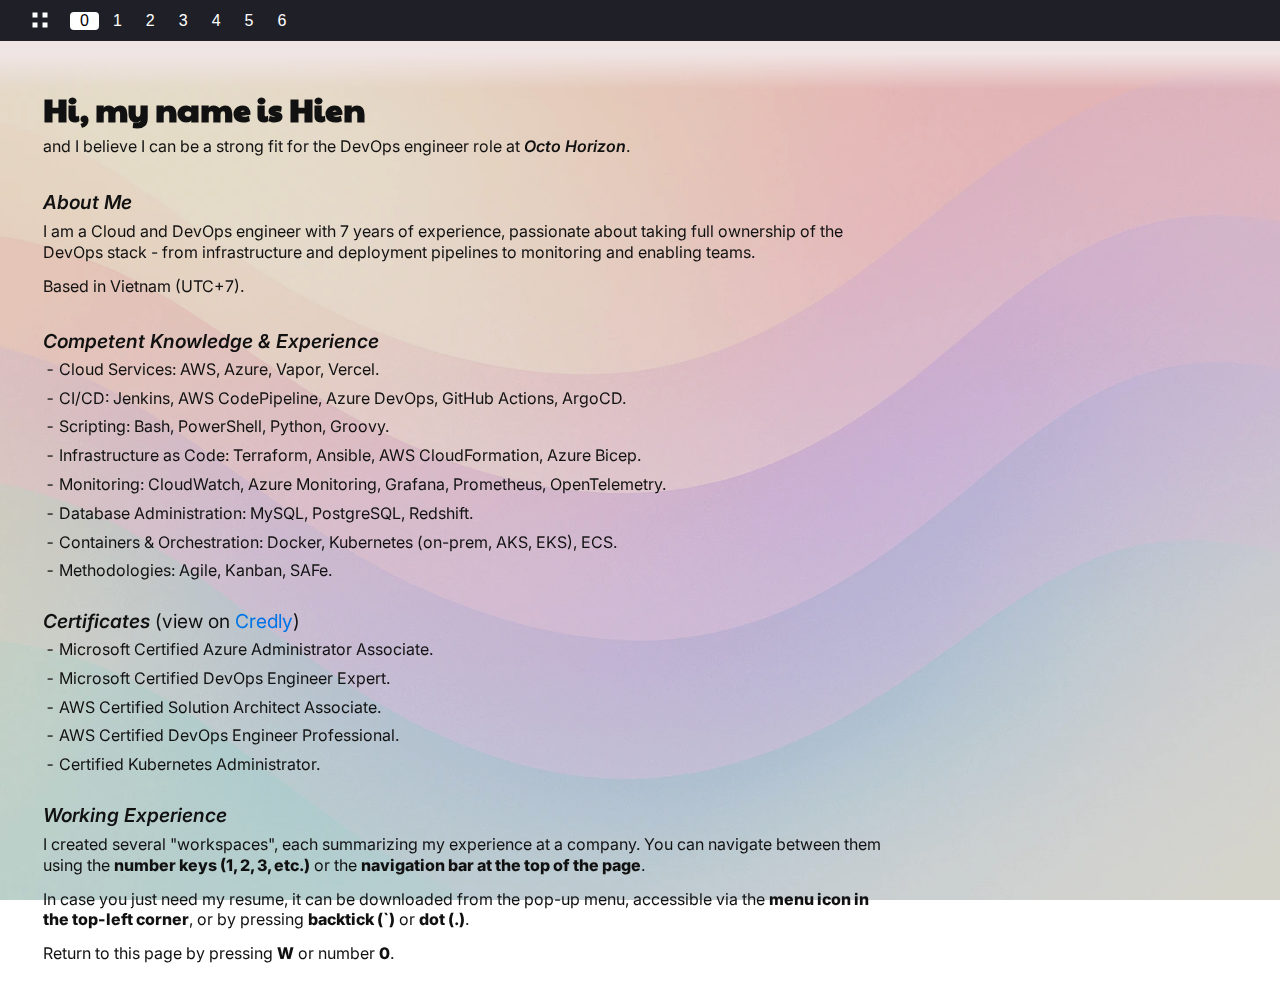
<file: index.html>
<!DOCTYPE html>
<html lang="en">
<head>
  <link rel="icon" href="favicon.ico" type="image/x-icon">
  <link rel="preload" as="image" href="background.webp" type="image/webp">
  <link rel="preload" as="image" href="epam.png" type="image/png">
  <link rel="preload" as="image" href="hella.png" type="image/png">
  <link rel="preload" as="image" href="kms.png" type="image/png">
  <link rel="preload" as="image" href="ntt.png" type="image/png">
  <link rel="preload" as="image" href="okxe.png" type="image/png">
  <link rel="preload" as="image" href="aarista.png" type="image/png">
  <link rel="preload" as="image" href="cinch.png" type="image/png">
  <link rel="preload" as="image" href="DHP.webp" type="image/webp">
  <link rel="preload" as="image" href="smartmart_redshift.webp" type="image/webp">
  <meta charset="UTF-8" />
  <meta name="viewport" content="width=device-width, initial-scale=1.0" />
  <title>Hien Le</title>
  <link rel="stylesheet" href="style.css" />
</head>
<body>
  <div class="background-overlay"></div>

  <!-- Top Navigation -->
  <div class="top-nav">
    <button id="homeBtn" class="icon-btn" aria-label="Menu">
  <svg width="20" height="20" viewBox="0 0 24 24" fill="white" xmlns="http://www.w3.org/2000/svg">
    <rect x="3" y="3" width="6" height="6"/>
    <rect x="15" y="3" width="6" height="6"/>
    <rect x="3" y="15" width="6" height="6"/>
    <rect x="15" y="15" width="6" height="6"/>
  </svg>
</button>

    <div class="page-buttons">
    </div>
  </div>

  <!-- Popup Menu -->
  <div id="popupMenu" class="popup hidden">
    <ul>
      <li><a href="http://cv.hienle.site/Hien_Le.pdf" target="_blank">📄 Resume (PDF)</a></li>
    </ul>
  </div>
  <div class="spacer"></div> 
  <!-- Content will be loaded here -->
  <div class="content" id="contentContainer">Loading...</div>
  <script src="script.js"></script>
</body>
</html>
</file>
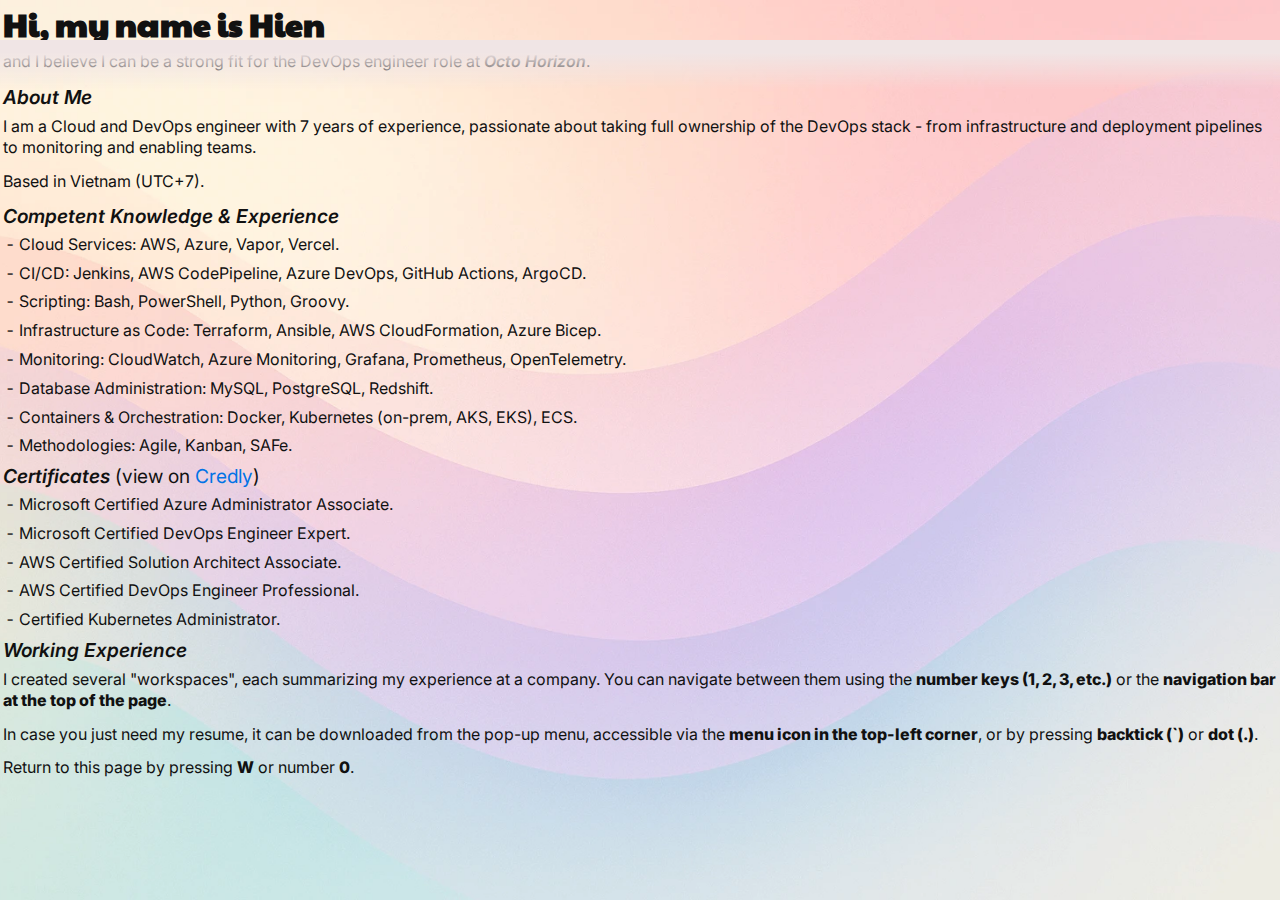
<file: page0.html>
<!DOCTYPE html>
<html lang="en">
<head>
  <meta charset="UTF-8">
  <meta name="viewport" content="width=device-width, initial-scale=1">
  <link href="https://fonts.googleapis.com/css2?family=Inter:wght@400;600;800&display=swap" rel="stylesheet">
  <link rel="stylesheet" href="style.css">
  <title>Hien Le – DevOps Engineer</title>
</head>
<body>

  <header>
    <h1>Hi, my name is Hien</h1>
    <p>and I believe I can be a strong fit for the DevOps engineer role at <i>Octo Horizon</i>.</p>
  </header>

  <section>
    <h2><i>About Me</i></h2>
    <p>I am a Cloud and DevOps engineer with 7 years of experience, passionate about taking full ownership of the DevOps stack - from infrastructure and deployment pipelines to monitoring and enabling teams.</p>
     <p>Based in Vietnam (UTC+7).</p>
  </section>

  <section>
    <h2><i>Competent Knowledge & Experience</i></h2>
    <ul>
      <li>Cloud Services: AWS, Azure, Vapor, Vercel.</li>
      <li>CI/CD: Jenkins, AWS CodePipeline, Azure DevOps, GitHub Actions, ArgoCD.</li>
      <li>Scripting: Bash, PowerShell, Python, Groovy.</li>
      <li>Infrastructure as Code: Terraform, Ansible, AWS CloudFormation, Azure Bicep.</li>
      <li>Monitoring: CloudWatch, Azure Monitoring, Grafana, Prometheus, OpenTelemetry.</li>
      <li>Database Administration: MySQL, PostgreSQL, Redshift.</li>
      <li>Containers & Orchestration: Docker, Kubernetes (on-prem, AKS, EKS), ECS.</li>
      <li>Methodologies: Agile, Kanban, SAFe.</li>
    </ul>
  </section>

  <section>
    <h2><i>Certificates</i> (view on <a href="https://www.credly.com/users/hienle" target="_blank" rel="noopener noreferrer">Credly</a>)</h2>
    <ul>
      <li>Microsoft Certified Azure Administrator Associate.</li>
      <li>Microsoft Certified DevOps Engineer Expert.</li>
      <li>AWS Certified Solution Architect Associate.</li>
      <li>AWS Certified DevOps Engineer Professional.</li>
      <li>Certified Kubernetes Administrator.</li>
    </ul>
  </section>

  <section>
    <h2><i>Working Experience</i></h2>
    <p>I created several "workspaces", each summarizing my experience at a company. You can navigate between them using the <strong>number keys (1, 2, 3, etc.)</strong> or the <strong>navigation bar at the top of the page</strong>.</p>
    <p> In case you just need my resume, it can be downloaded from the pop-up menu, accessible via the <strong>menu icon in the top-left corner</strong>, or by pressing <strong>backtick (`)</strong> or <strong> dot (.)</strong>. </p>
      <p>Return to this page by pressing <strong>W</strong> or number <strong>0</strong>.</p>
  </section>

</body>
</html>
</file>
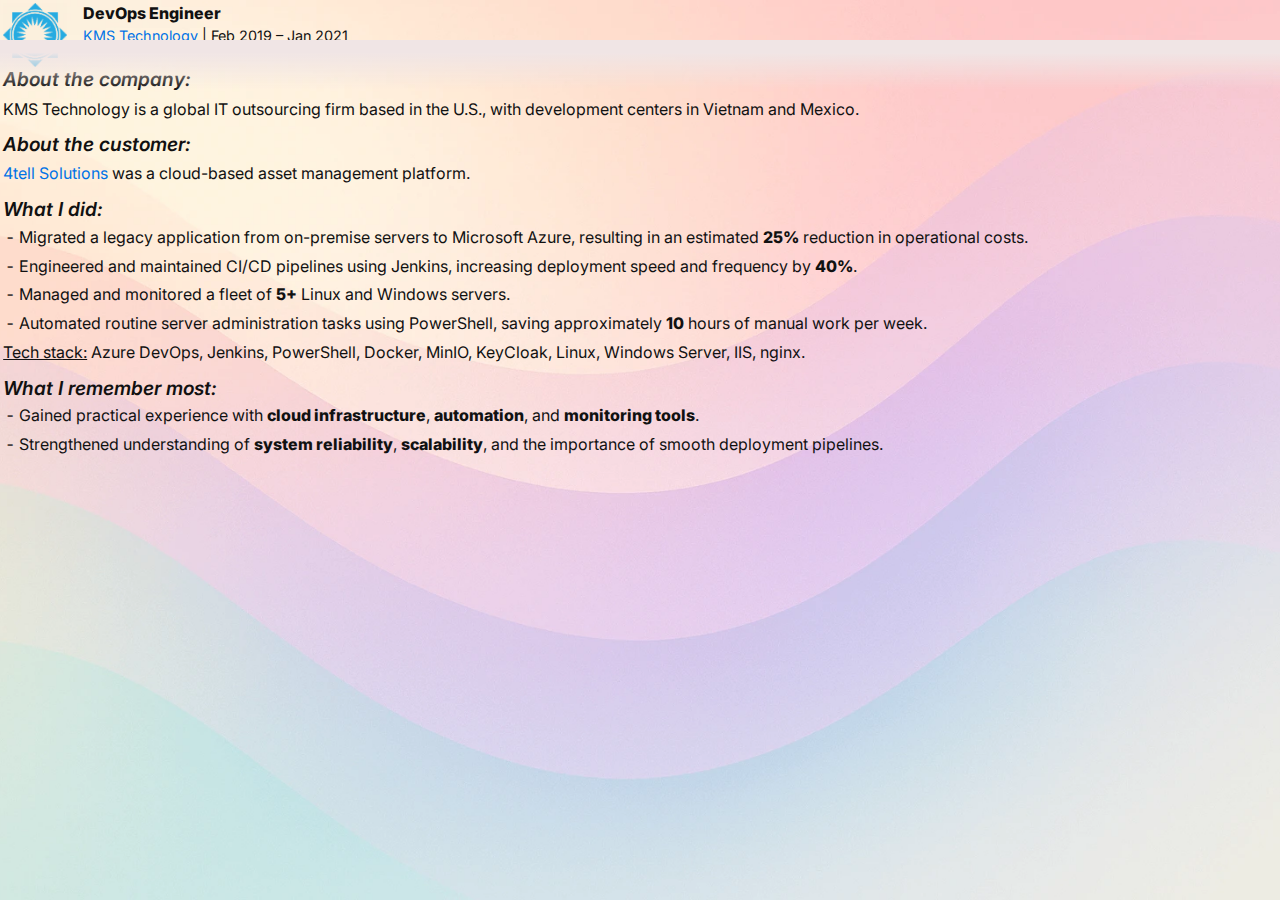
<file: page1.html>
<!DOCTYPE html>
<html lang="en">
<head>
<meta charset="UTF-8">
<meta name="viewport" content="width=device-width, initial-scale=1">
<link href="https://fonts.googleapis.com/css2?family=Inter:wght@400;600;800&display=swap" rel="stylesheet">
<link rel="stylesheet" href="style.css">
<title>KMS Technology - DevOps Engineer</title>
</head>

<body>

<section class="role-header">
  <img src="kms.png" alt="KMS Logo" class="icon">
  <div class="role-text">
    <div class="role-title">DevOps Engineer</div>
    <div class="role-info">
      <a href="https://kms-technology.com/" target="_blank" rel="noopener noreferrer">KMS Technology</a> | Feb 2019 – Jan 2021
    </div>
  </div>
</section>

<section>
  <h2><i>About the company:</i></h2>
  <p>KMS Technology is a global IT outsourcing firm based in the U.S., with development centers in Vietnam and Mexico.</p>
</section>

<section>
  <h2><i>About the customer:</i></h2>
  <p><a href="https://www.linkedin.com/company/4tell-solutions-llc/" target="_blank" rel="noopener noreferrer">4tell Solutions</a> was a cloud-based asset management platform.</p>
</section>

<section>
  <h2><i>What I did:</i></h2>
  <ul>
    <li>Migrated a legacy application from on-premise servers to Microsoft Azure, resulting in an estimated <strong>25%</strong> reduction in operational costs.</li>
    <li>Engineered and maintained CI/CD pipelines using Jenkins, increasing deployment speed and frequency by <strong>40%</strong>.</li>
    <li>Managed and monitored a fleet of <strong>5+</strong> Linux and Windows servers.</li>
    <li>Automated routine server administration tasks using PowerShell, saving approximately <strong>10</strong> hours of manual work per week.</li>
  </ul>
  <p><u>Tech stack:</u> Azure DevOps, Jenkins, PowerShell, Docker, MinIO, KeyCloak, Linux, Windows Server, IIS, nginx.</p>
</section>

<section>
  <h2><i>What I remember most:</i></h2>
  <ul>
    <li>Gained practical experience with <strong>cloud infrastructure</strong>, <strong>automation</strong>, and <strong>monitoring tools</strong>.</li>
    <li>Strengthened understanding of <strong>system reliability</strong>, <strong>scalability</strong>, and the importance of smooth deployment pipelines.</li>
  </ul>
</section>

</body>
</html>
</file>
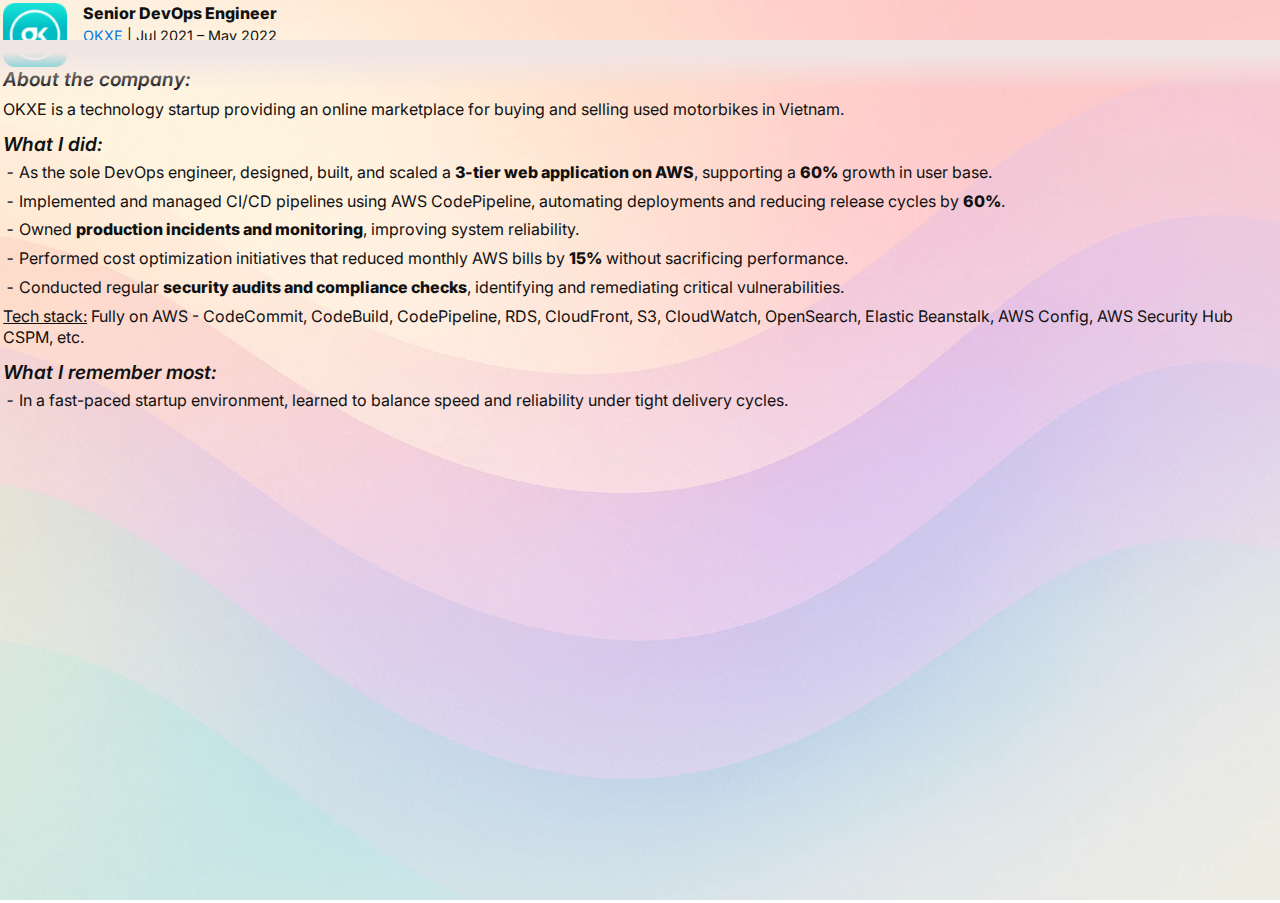
<file: page3.html>
<!DOCTYPE html>
<html lang="en">
<head>
<meta charset="UTF-8">
<meta name="viewport" content="width=device-width, initial-scale=1">
<link href="https://fonts.googleapis.com/css2?family=Inter:wght@400;600;800&display=swap" rel="stylesheet">
<link rel="stylesheet" href="style.css">
<title>OKXE - Senior DevOps Engineer</title>
</head>

<body>

<section class="role-header">
  <img src="okxe.png" alt="OKXE Logo" class="icon">
  <div class="role-text">
    <div class="role-title">Senior DevOps Engineer</div>
    <div class="role-info">
      <a href="https://www.okxe.vn/" target="_blank" rel="noopener noreferrer">OKXE</a> | Jul 2021 – May 2022
    </div>
  </div>
</section>

<section>
  <h2><i>About the company:</i></h2>
  <p>OKXE is a technology startup providing an online marketplace for buying and selling used motorbikes in Vietnam.</p>
</section>

<section>
  <h2><i>What I did:</i></h2>
  <ul>
    <li>As the sole DevOps engineer, designed, built, and scaled a <b>3-tier web application on AWS</b>, supporting a <strong>60%</strong> growth in user base.</li>
    <li>Implemented and managed CI/CD pipelines using AWS CodePipeline, automating deployments and reducing release cycles by <strong>60%</strong>.</li>
    <li>Owned <strong>production incidents and monitoring</strong>, improving system reliability.</li>
    <li>Performed cost optimization initiatives that reduced monthly AWS bills by <strong>15%</strong> without sacrificing performance.</li>
    <li>Conducted regular <strong>security audits and compliance checks</strong>, identifying and remediating critical vulnerabilities.</li>
  </ul>
  <p><u>Tech stack:</u> Fully on AWS - CodeCommit, CodeBuild, CodePipeline, RDS, CloudFront, S3, CloudWatch, OpenSearch, Elastic Beanstalk, AWS Config, AWS Security Hub CSPM, etc.</p>

</section>

<section>
  <h2><i>What I remember most:</i></h2>
  <ul>
    <li>In a fast-paced startup environment, learned to balance speed and reliability under tight delivery cycles.</li>
  </ul>
</section>

</body>
</html>
</file>
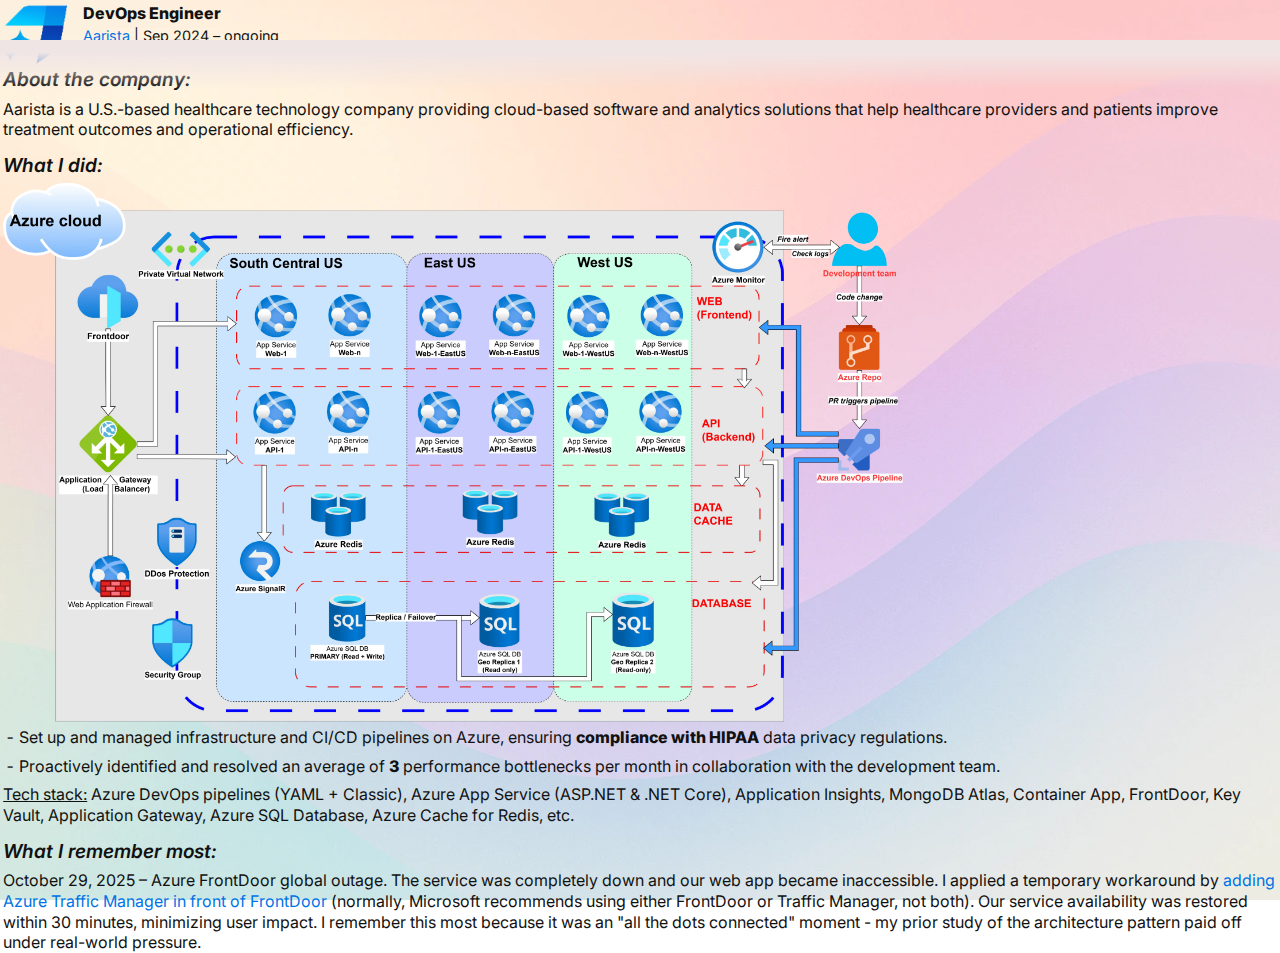
<file: page5.html>
<!DOCTYPE html>
<html lang="en">
<head>
<meta charset="UTF-8">
<meta name="viewport" content="width=device-width, initial-scale=1">
<link href="https://fonts.googleapis.com/css2?family=Inter:wght@400;600;800&display=swap" rel="stylesheet">
<link rel="stylesheet" href="style.css">
<title>Aarista - DevOps Engineer</title>
</head>

<body>

<section class="role-header">
  <img src="aarista.png" alt="Aarista Logo" class="icon">
  <div class="role-text">
    <div class="role-title">DevOps Engineer</div>
    <div class="role-info">
      <a href="https://aarista.com/" target="_blank" rel="noopener noreferrer">Aarista</a> | Sep 2024 – ongoing
    </div>
  </div>
</section>

<section>
  <h2><i>About the company:</i></h2>
  <p>
    Aarista is a U.S.-based healthcare technology company providing cloud-based software and analytics solutions that help healthcare providers and patients improve treatment outcomes and operational efficiency.
  </p>
</section>

<section>
  <h2><i>What I did:</i></h2>
  <img src="DHP.webp" alt="DHP Architecture" class="responsive">
  <ul>
    <li>Set up and managed infrastructure and CI/CD pipelines on Azure, ensuring <strong>compliance with HIPAA</strong> data privacy regulations.</li>
    <li>Proactively identified and resolved an average of <strong>3</strong> performance bottlenecks per 
     month in collaboration with the development team.</li>
  </ul>
  <p><u>Tech stack:</u> Azure DevOps pipelines (YAML + Classic), Azure App Service (ASP.NET & .NET Core), Application Insights, MongoDB Atlas, Container App, FrontDoor, Key Vault, Application Gateway, Azure SQL Database, Azure Cache for Redis, etc.</p>
</section>

<section>
  <h2><i>What I remember most:</i></h2>
  <p>
    October 29, 2025 – Azure FrontDoor global outage. The service was completely down and our web app became inaccessible.  
    I applied a temporary workaround by <a href="https://learn.microsoft.com/en-us/azure/architecture/guide/networking/global-web-applications/mission-critical-content-delivery#approach" target="_blank" rel="noopener noreferrer">adding Azure Traffic Manager in front of FrontDoor</a> (normally, Microsoft recommends using either FrontDoor or Traffic Manager, not both).  
    Our service availability was restored within 30 minutes, minimizing user impact.  
    I remember this most because it was an "all the dots connected" moment - my prior study of the architecture pattern paid off under real-world pressure.
  </p>
</section>

</body>
</html>
</file>
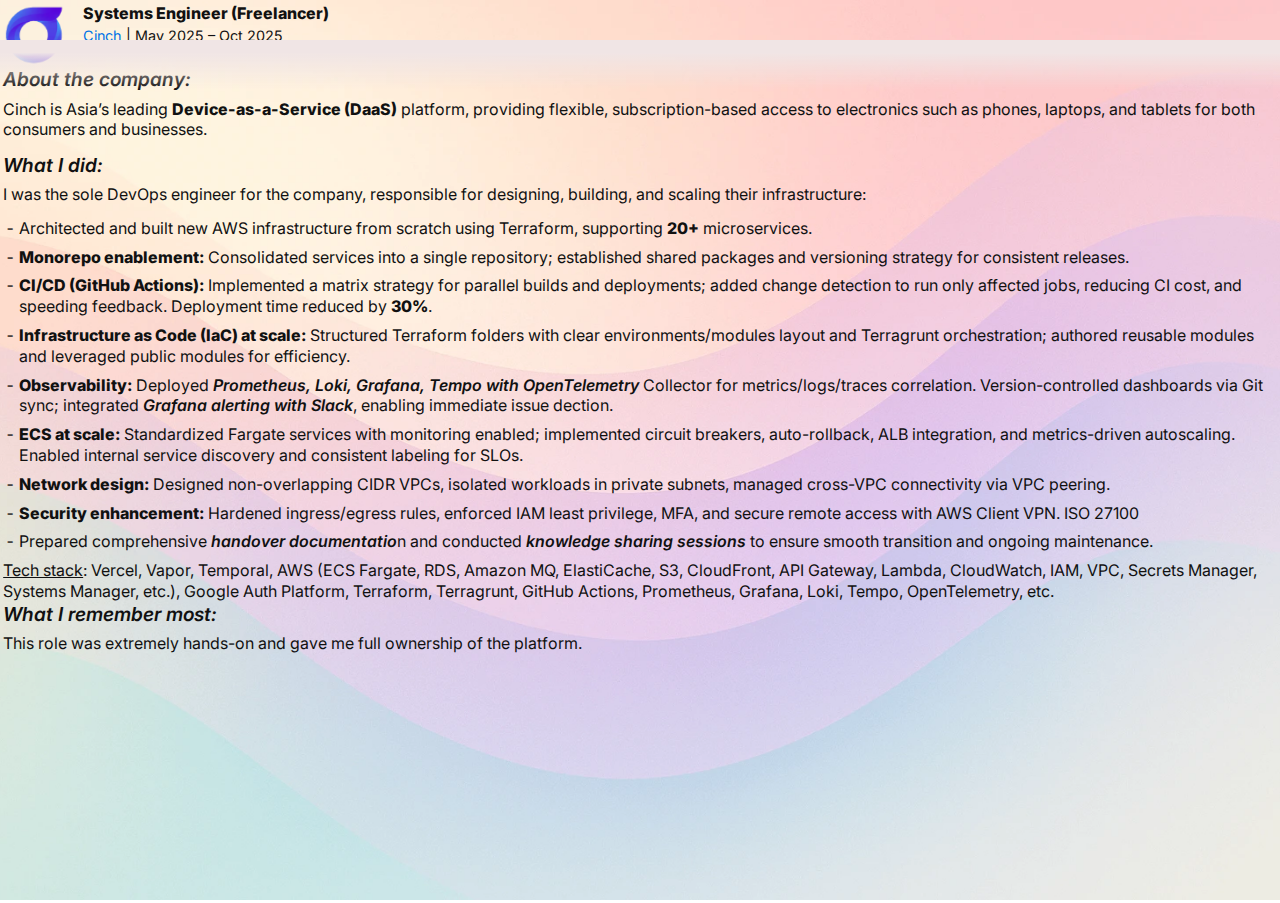
<file: page6.html>
<!DOCTYPE html>
<html lang="en">
<head>
<meta charset="UTF-8">
<meta name="viewport" content="width=device-width, initial-scale=1">
<link href="https://fonts.googleapis.com/css2?family=Inter:wght@400;600;800&display=swap" rel="stylesheet">
<link rel="stylesheet" href="style.css">
<title>Cinch - Systems Engineer</title>
</head>

<body>

<section class="role-header">
  <img src="cinch.png" alt="Cinch Logo" class="icon">
  <div class="role-text">
    <div class="role-title">Systems Engineer (Freelancer)</div>
    <div class="role-info">
      <a href="https://cinch.sg/" target="_blank" rel="noopener noreferrer">Cinch</a> | May 2025 – Oct 2025
    </div>
  </div>
</section>

<section>
  <h2><i>About the company:</i></h2>
  <p>
    Cinch is Asia’s leading <b>Device-as-a-Service (DaaS)</b> platform, providing flexible, subscription-based access to electronics such as phones, laptops, and tablets for both consumers and businesses.
  </p>
</section>

<section>
  <h2><i>What I did:</i></h2>
  <p>I was the sole DevOps engineer for the company, responsible for designing, building, and scaling their infrastructure:</p>
  <ul>
    <li>Architected and built new AWS infrastructure from scratch using Terraform, supporting <strong>20+</strong> microservices.
    <li><b>Monorepo enablement:</b> Consolidated services into a single repository; established shared packages and versioning strategy for consistent releases.</li>
    <li><b>CI/CD (GitHub Actions):</b> Implemented a matrix strategy for parallel builds and deployments; added change detection to run only affected jobs, reducing CI cost, and speeding feedback. Deployment time reduced by <strong>30%</strong>.</li>
    <li><b>Infrastructure as Code (IaC) at scale:</b> Structured Terraform folders with clear environments/modules layout and Terragrunt orchestration; authored reusable modules and leveraged public modules for efficiency.</li>
    <li><b>Observability:</b> Deployed <i>Prometheus, Loki, Grafana, Tempo with OpenTelemetry </i>Collector for metrics/logs/traces correlation. Version-controlled dashboards via Git sync; integrated <i>Grafana alerting with Slack</i>, enabling immediate issue dection.</li>
    <li><b>ECS at scale:</b> Standardized Fargate services with monitoring enabled; implemented circuit breakers, auto-rollback, ALB integration, and metrics-driven autoscaling. Enabled internal service discovery and consistent labeling for SLOs.</li>
    <li><b>Network design:</b> Designed non-overlapping CIDR VPCs, isolated workloads in private subnets, managed cross-VPC connectivity via VPC peering. </li>
    <li><b>Security enhancement:</b> Hardened ingress/egress rules, enforced IAM least privilege, MFA, and secure remote access with AWS Client VPN. ISO 27100</li>
    <li>Prepared comprehensive <i>handover documentatio</i>n and conducted <i>knowledge sharing sessions</i> to ensure smooth transition and ongoing maintenance.</li>
  </ul>
  <u>Tech stack</u>: Vercel, Vapor, Temporal, AWS (ECS Fargate, RDS, Amazon MQ, ElastiCache, S3, CloudFront, API Gateway, Lambda, CloudWatch, IAM, VPC, Secrets Manager, Systems Manager, etc.), Google Auth Platform, Terraform, Terragrunt, GitHub Actions, Prometheus, Grafana, Loki, Tempo, OpenTelemetry, etc.
</section>

<section>
  <h2><i>What I remember most:</i></h2>
  <p>
    This role was extremely hands-on and gave me full ownership of the platform. 
  </p>
</section>

</body>
</html>
</file>
<file: style.css>
.background-overlay {
  position: fixed;
  top: 0;
  left: 0;
  width: 100%;
  height: 100%;
  background: rgba(0, 0, 0, 0.1); /* Adjust opacity here */
  z-index: 0;
}

* {
  margin: 0;
  padding: 0;
  box-sizing: border-box;
}

@font-face {
  font-family: 'stolf';
  src: url('stolf.woff2') format('woff2');
  font-weight: normal;
  font-style: normal;
}

@font-face {
  font-family: 'albert';
  src: url('albertsan.woff2') format('woff2');
  font-weight: normal;
  font-style: normal;
}

body, html {
  height: 100%;
  font-family: 'albert';
  background: url('background.webp') no-repeat center center/cover;
  background-attachment: fixed;
  color: rgb(0, 0, 0);
}

body::before {
  content: '';
  position: fixed;
  top: 40px;
  left: 0;
  width: 100%;
  height: 50px; /* Adjust the height of the fade effect */
  background: linear-gradient(to bottom, rgba(240, 229, 229, 1) 25%, rgba(240, 229, 229, 0) 100%);
  z-index: 2; /* Make sure it's above the content but below the nav */
  pointer-events: none; /* Allow clicks to go through */
}

/* VERY HIGH z-index and fixed positioning for nav and popup to always be on top */
.top-nav {
  position: fixed;
  top: 0;
  left: 0;
  width: 100%;
  display: flex;
  align-items: center;
  gap: 10px;
  z-index: 9999; /* Make sure it's very high */
  background-color: #1F1F28;
  padding: 10px 20px;
  border-radius: 0;
}

.top-nav button {
  background: transparent;
  color: white;
  border: none;
  padding: 0px 10px;
  font-size: 16px;
  cursor: pointer;
  border-radius: 4px;
}

.page-buttons button {
  margin-right: 4px;
}

.popup {
  position: fixed;
  top: 50%;
  left: 50%;
  transform: translate(-50%, -50%);
  background: rgb(240, 229, 229);
  border: 1px solid rgba(255, 255, 255, 0.1);
  padding: 20px;
  width: 220px;
  border-radius: 6px;
  z-index: 999;
  box-shadow: 0 0 20px rgba(0,0,0,0.4);
  transition: opacity 0.2s ease;
}


.popup ul {
  list-style: none;
}

.popup li {
  padding: 8px 0;
  border-bottom: 1px solid rgba(255,255,255,0.1);
  cursor: pointer;
}

.popup li a {
  text-decoration: none;
  color: inherit;
}

.hidden {
  display: none;
}

/* CONTENT AREA */
.content {
  padding: 60px 20px 20px;
  max-width: 900px;
  margin-left: 10px; /* so content doesn't cover left nav */
  position: relative;
  z-index: 1; /* BELOW nav and popup */
  pointer-events: auto; /* allow interactions inside content */
}

.content > * {
  padding: 10px;
  /* background-color: rgba(149, 24, 24, 0.6); */
  border-radius: 8px;
}

.icon-btn {
  background: transparent;
  border: none;
  padding: 8px;
  border-radius: 4px;
  cursor: pointer;
  display: flex;
  align-items: center;
  justify-content: center;
}

.icon-btn svg {
  width: 20px;
  height: 20px;
  fill: white;
}

.popup li.selected {
  background-color:#4E4948;
  border-radius: 4px;
  color: gold;
}

.spacer {
  height: 15px;
}

body {
  font-family: 'Inter', Arial, sans-serif;
  color: #111;
  line-height: 1.3;
  margin: 0.2em;
}

h1 {
  font-family: 'stolf', monospace;
  font-size: 2em;
  margin-bottom: 0.2em;
}

h2 {
  font-weight: 400;
  font-size: 1.2em;
  margin-top: 0;
  margin-bottom: 0.25em;
}

a {
  color: #0073e6;
  text-decoration: none;
}

a:hover {
  text-decoration: underline;
}

p {
  margin: 0.4em 0 0.8em 0;
}

i, em {
  font-style: italic;
  font-weight: 600;
}

b, strong {
  font-weight: 800;
}

b em, em b, strong em, em strong {
  font-style: italic;
  font-weight: 800;
}

.role-header {
  display: flex;
  align-items: flex-start;
  gap: 1em;
}

.role-title {
  font-weight: 800;
}

.role-info {
  font-size: 0.9em;
  margin-top: 0.2em;
}

img.icon {
  height: 4em;
  aspect-ratio: 1 / 1;
  width: auto;
  object-fit: contain;
  flex-shrink: 0;
}

img.responsive {
    width: 100%;
    height: auto;
    max-width: 900px; /* Optional: limits how large it can get */
  }

ul {
  list-style-type: "- "; /* mimics your dash */
  padding-left: 1em;
}
li {
  margin-bottom: 0.5em;
}
</file>
